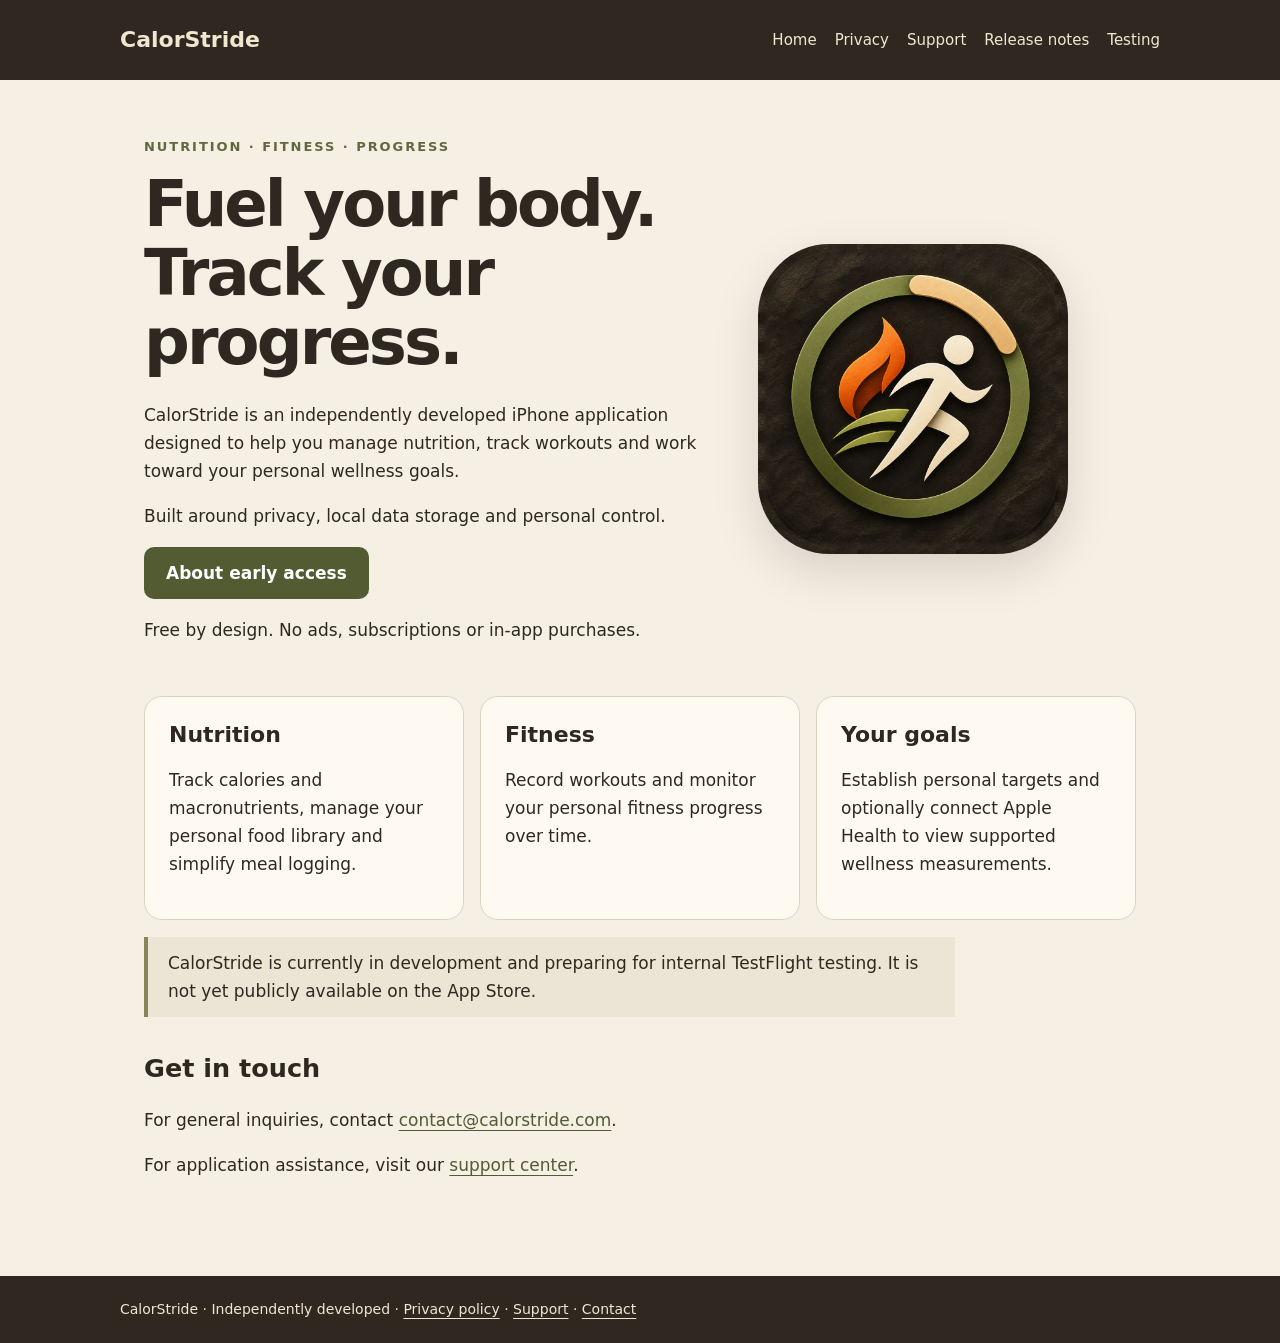
<file: index.html>
<!DOCTYPE html>
<html lang="en">
<head>
    <meta charset="utf-8">
    <meta name="viewport" content="width=device-width, initial-scale=1">
    <meta name="description" content="CalorStride is an independently developed, free nutrition and fitness tracking application for iPhone.">
    <title>Home | CalorStride</title>
    <link rel="icon" href="icon.png">
    <link rel="stylesheet" href="style.css">
</head>
<body>
    <header>
        <a class="brand" href="index.html">CalorStride</a>
        <nav aria-label="Main navigation">
            <a href="index.html">Home</a>
            <a href="privacy.html">Privacy</a>
            <a href="support.html">Support</a>
            <a href="releases.html">Release notes</a>
            <a href="testing.html">Testing</a>
        </nav>
    </header>

    <main>
        <section class="hero">
            <div>
                <div class="eyebrow">Nutrition · Fitness · Progress</div>
                <h1>Fuel your body.<br>Track your progress.</h1>

                <p>CalorStride is an independently developed iPhone application designed to help you manage nutrition, track workouts and work toward your personal wellness goals.</p>

                <p>Built around privacy, local data storage and personal control.</p>

                <p><a class="button" href="testing.html">About early access</a></p>

                <p>Free by design. No ads, subscriptions or in-app purchases.</p>
            </div>

            <img src="icon.png" alt="CalorStride icon: runner, flame and progress ring">
        </section>

        <section class="cards">
            <article class="tile">
                <h2>Nutrition</h2>
                <p>Track calories and macronutrients, manage your personal food library and simplify meal logging.</p>
            </article>

            <article class="tile">
                <h2>Fitness</h2>
                <p>Record workouts and monitor your personal fitness progress over time.</p>
            </article>

            <article class="tile">
                <h2>Your goals</h2>
                <p>Establish personal targets and optionally connect Apple Health to view supported wellness measurements.</p>
            </article>
        </section>

        <p class="note">CalorStride is currently in development and preparing for internal TestFlight testing. It is not yet publicly available on the App Store.</p>

        <h2>Get in touch</h2>
        <p>For general inquiries, contact <a href="mailto:contact@calorstride.com">contact@calorstride.com</a>.</p>
        <p>For application assistance, visit our <a href="support.html">support center</a>.</p>
    </main>

    <footer>
        CalorStride · Independently developed ·
        <a href="privacy.html">Privacy policy</a> ·
        <a href="support.html">Support</a> ·
        <a href="mailto:contact@calorstride.com">Contact</a>
    </footer>
</body>
</html>
</file>
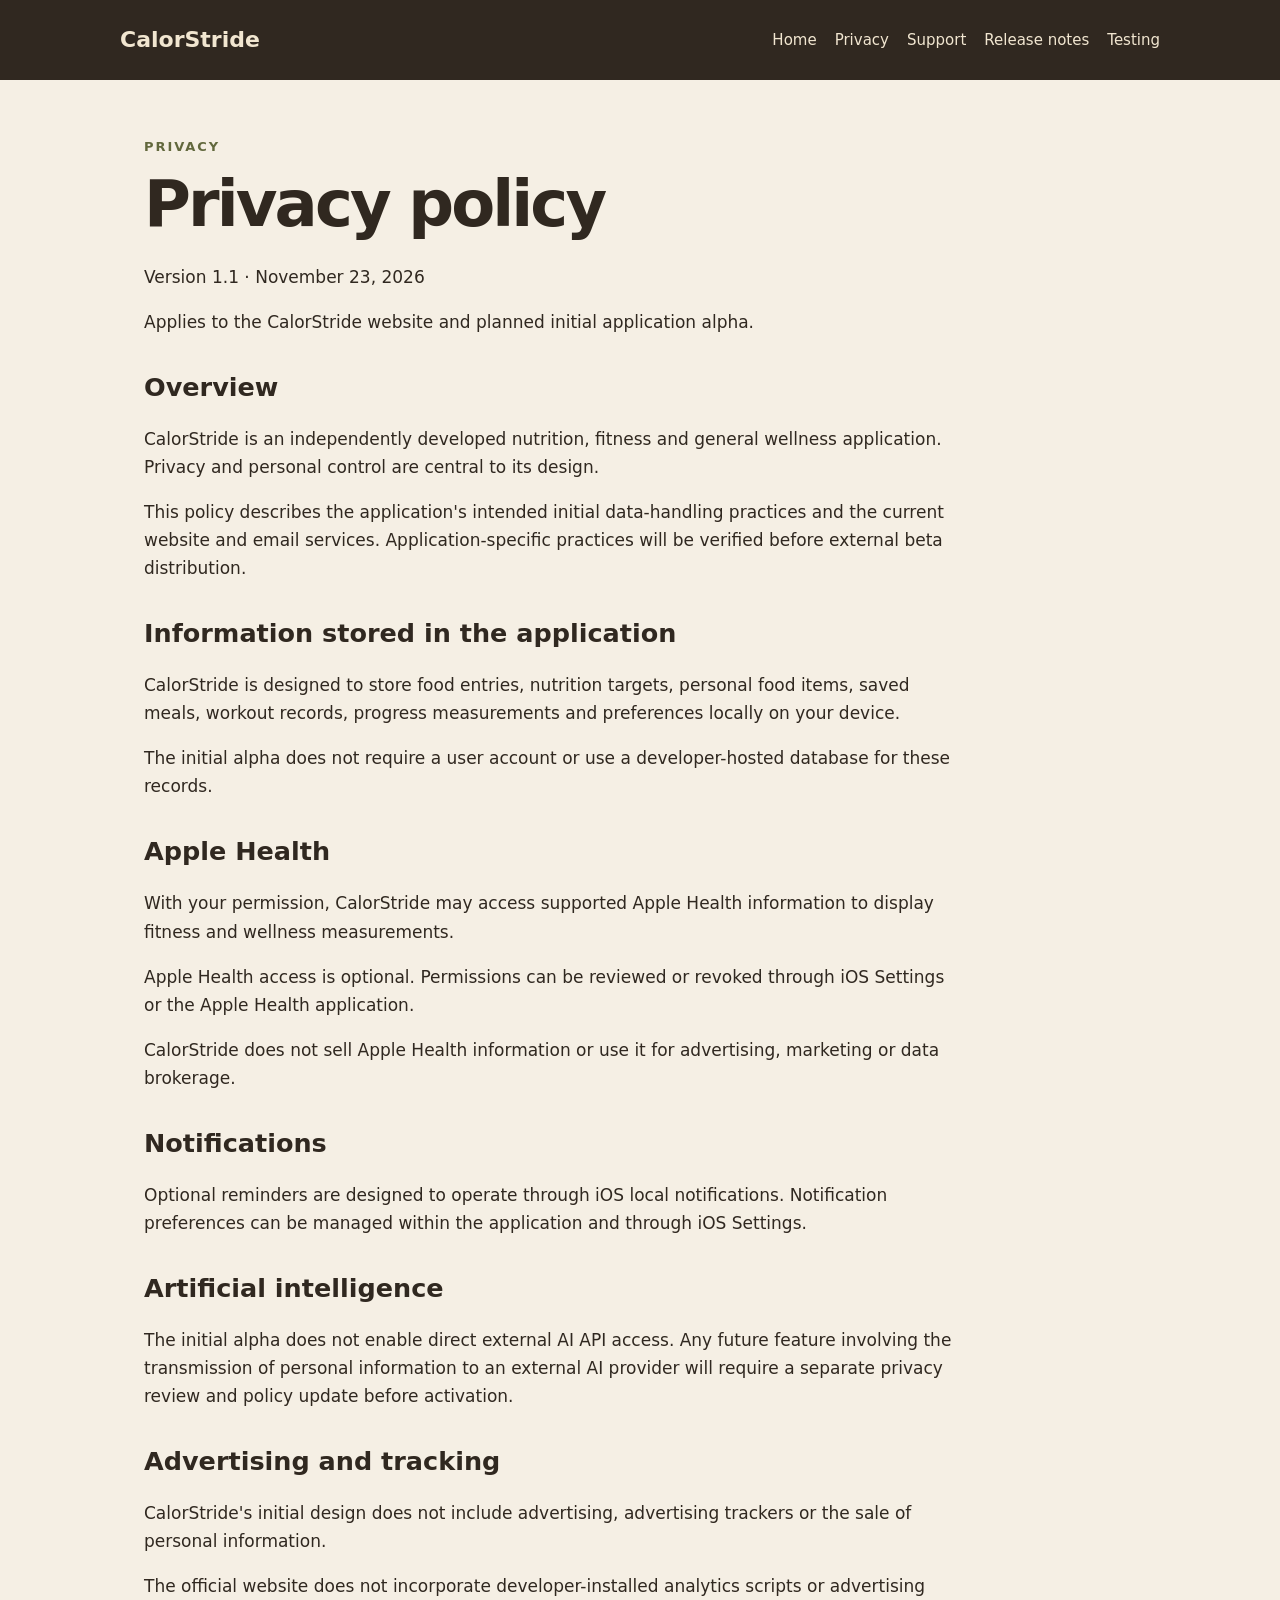
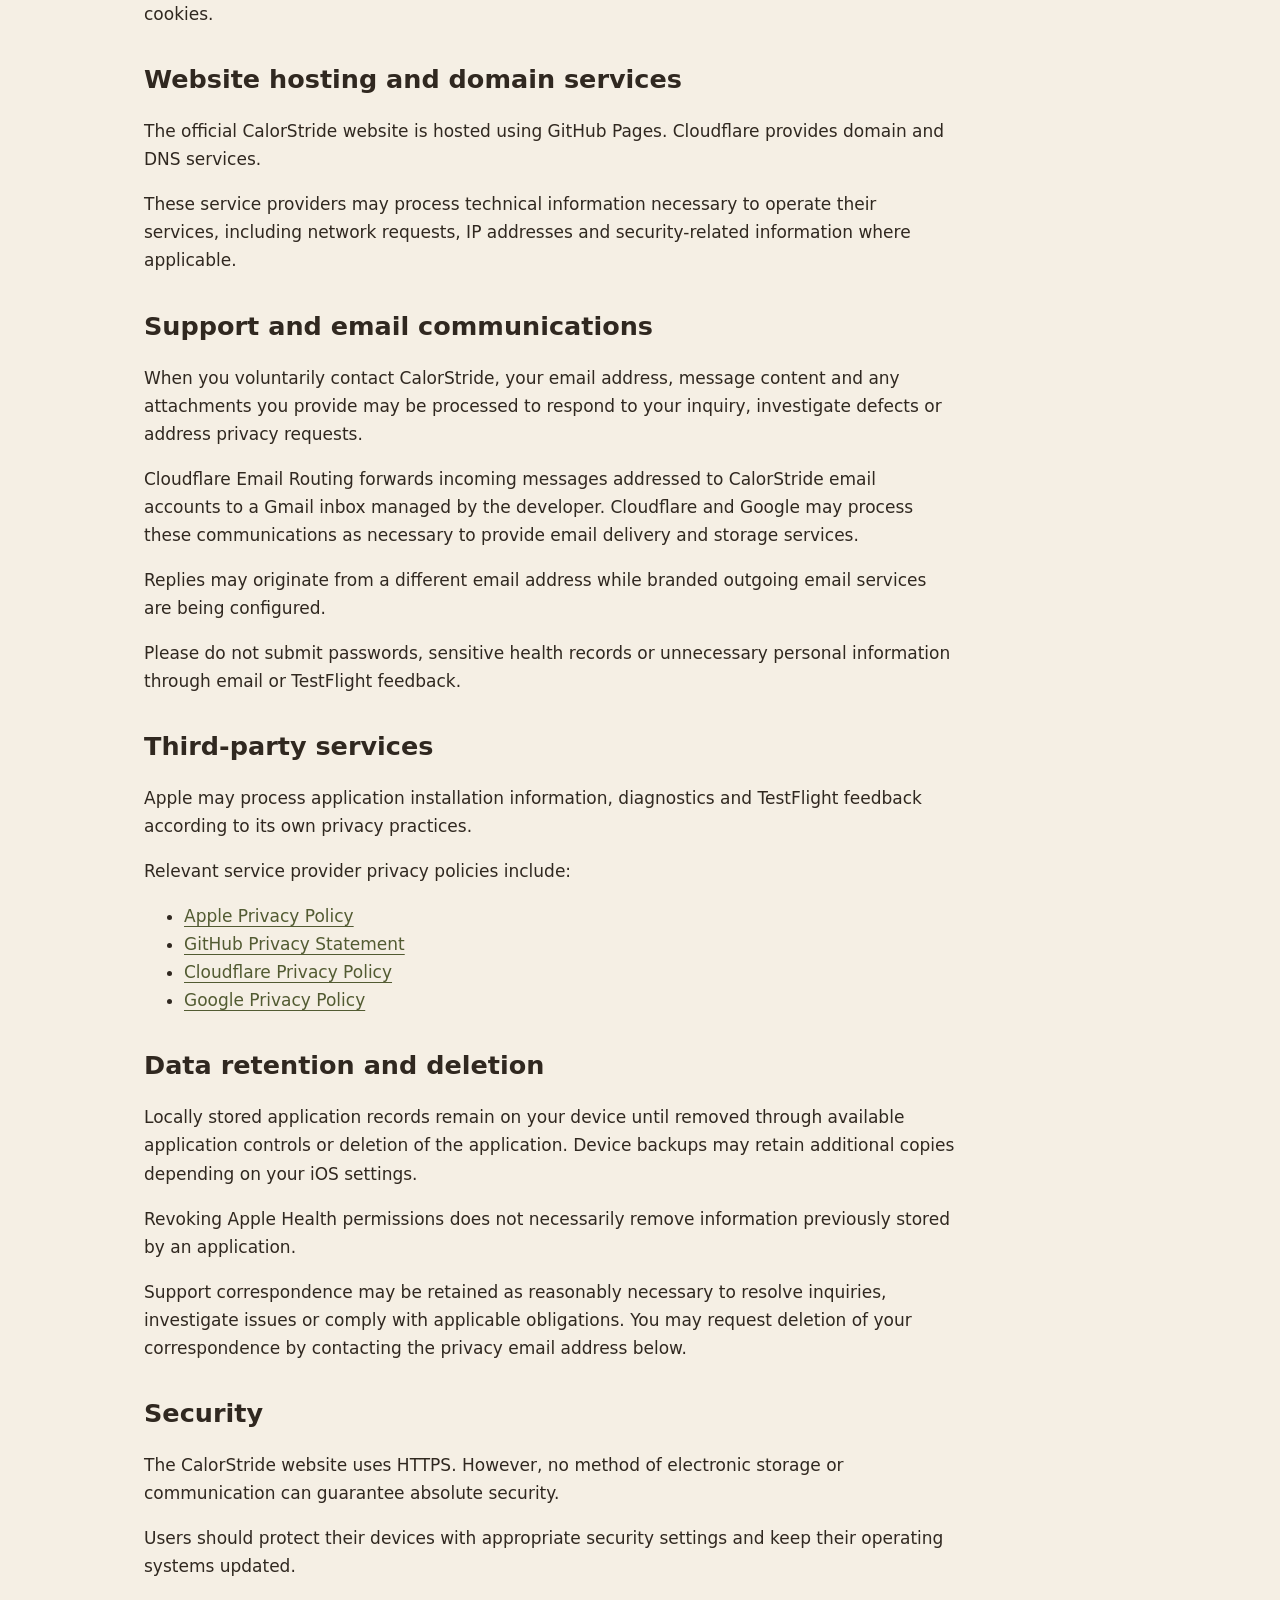
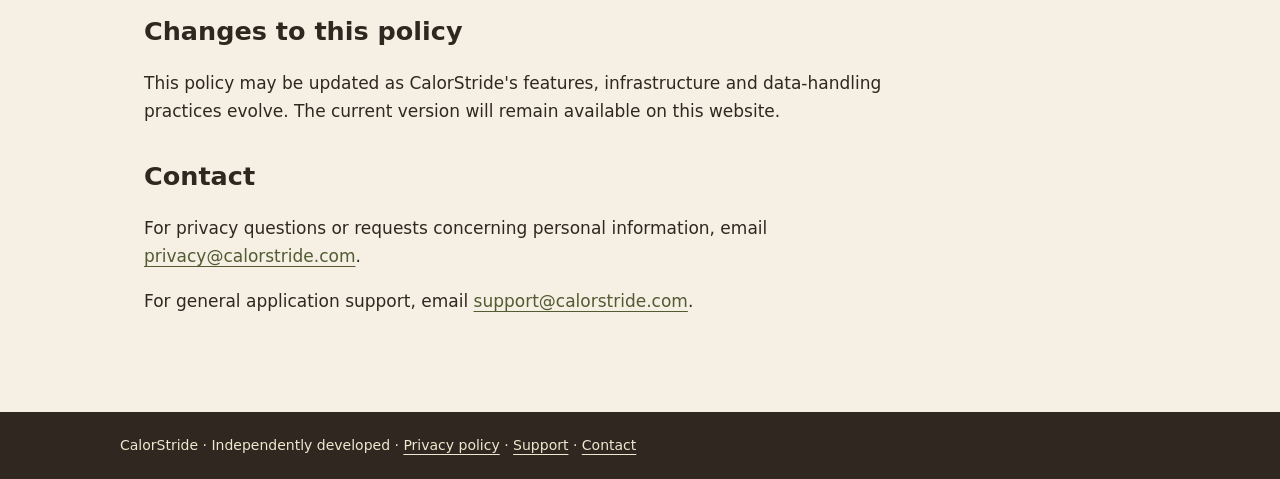
<file: privacy.html>
<!DOCTYPE html>
<html lang="en">
<head>
    <meta charset="utf-8">
    <meta name="viewport" content="width=device-width, initial-scale=1">
    <title>Privacy policy | CalorStride</title>
    <link rel="icon" href="icon.png">
    <link rel="stylesheet" href="style.css">
</head>
<body>
    <header>
        <a class="brand" href="index.html">CalorStride</a>
        <nav aria-label="Main navigation">
            <a href="index.html">Home</a>
            <a href="privacy.html">Privacy</a>
            <a href="support.html">Support</a>
            <a href="releases.html">Release notes</a>
            <a href="testing.html">Testing</a>
        </nav>
    </header>

    <main>
        <div class="eyebrow">Privacy</div>
        <h1>Privacy policy</h1>

        <p>Version 1.1 · November 23, 2026</p>
        <p>Applies to the CalorStride website and planned initial application alpha.</p>

        <h2>Overview</h2>
        <p>CalorStride is an independently developed nutrition, fitness and general wellness application. Privacy and personal control are central to its design.</p>

        <p>This policy describes the application's intended initial data-handling practices and the current website and email services. Application-specific practices will be verified before external beta distribution.</p>

        <h2>Information stored in the application</h2>
        <p>CalorStride is designed to store food entries, nutrition targets, personal food items, saved meals, workout records, progress measurements and preferences locally on your device.</p>

        <p>The initial alpha does not require a user account or use a developer-hosted database for these records.</p>

        <h2>Apple Health</h2>
        <p>With your permission, CalorStride may access supported Apple Health information to display fitness and wellness measurements.</p>

        <p>Apple Health access is optional. Permissions can be reviewed or revoked through iOS Settings or the Apple Health application.</p>

        <p>CalorStride does not sell Apple Health information or use it for advertising, marketing or data brokerage.</p>

        <h2>Notifications</h2>
        <p>Optional reminders are designed to operate through iOS local notifications. Notification preferences can be managed within the application and through iOS Settings.</p>

        <h2>Artificial intelligence</h2>
        <p>The initial alpha does not enable direct external AI API access. Any future feature involving the transmission of personal information to an external AI provider will require a separate privacy review and policy update before activation.</p>

        <h2>Advertising and tracking</h2>
        <p>CalorStride's initial design does not include advertising, advertising trackers or the sale of personal information.</p>

        <p>The official website does not incorporate developer-installed analytics scripts or advertising cookies.</p>

        <h2>Website hosting and domain services</h2>
        <p>The official CalorStride website is hosted using GitHub Pages. Cloudflare provides domain and DNS services.</p>

        <p>These service providers may process technical information necessary to operate their services, including network requests, IP addresses and security-related information where applicable.</p>

        <h2>Support and email communications</h2>
        <p>When you voluntarily contact CalorStride, your email address, message content and any attachments you provide may be processed to respond to your inquiry, investigate defects or address privacy requests.</p>

        <p>Cloudflare Email Routing forwards incoming messages addressed to CalorStride email accounts to a Gmail inbox managed by the developer. Cloudflare and Google may process these communications as necessary to provide email delivery and storage services.</p>

        <p>Replies may originate from a different email address while branded outgoing email services are being configured.</p>

        <p>Please do not submit passwords, sensitive health records or unnecessary personal information through email or TestFlight feedback.</p>

        <h2>Third-party services</h2>
        <p>Apple may process application installation information, diagnostics and TestFlight feedback according to its own privacy practices.</p>

        <p>Relevant service provider privacy policies include:</p>
        <ul>
            <li><a href="https://www.apple.com/legal/privacy/">Apple Privacy Policy</a></li>
            <li><a href="https://docs.github.com/en/site-policy/privacy-policies/github-general-privacy-statement">GitHub Privacy Statement</a></li>
            <li><a href="https://www.cloudflare.com/privacypolicy/">Cloudflare Privacy Policy</a></li>
            <li><a href="https://policies.google.com/privacy">Google Privacy Policy</a></li>
        </ul>

        <h2>Data retention and deletion</h2>
        <p>Locally stored application records remain on your device until removed through available application controls or deletion of the application. Device backups may retain additional copies depending on your iOS settings.</p>

        <p>Revoking Apple Health permissions does not necessarily remove information previously stored by an application.</p>

        <p>Support correspondence may be retained as reasonably necessary to resolve inquiries, investigate issues or comply with applicable obligations. You may request deletion of your correspondence by contacting the privacy email address below.</p>

        <h2>Security</h2>
        <p>The CalorStride website uses HTTPS. However, no method of electronic storage or communication can guarantee absolute security.</p>

        <p>Users should protect their devices with appropriate security settings and keep their operating systems updated.</p>

        <h2>Changes to this policy</h2>
        <p>This policy may be updated as CalorStride's features, infrastructure and data-handling practices evolve. The current version will remain available on this website.</p>

        <h2>Contact</h2>
        <p>For privacy questions or requests concerning personal information, email <a href="mailto:privacy@calorstride.com">privacy@calorstride.com</a>.</p>

        <p>For general application support, email <a href="mailto:support@calorstride.com">support@calorstride.com</a>.</p>
    </main>

    <footer>
        CalorStride · Independently developed ·
        <a href="privacy.html">Privacy policy</a> ·
        <a href="support.html">Support</a> ·
        <a href="mailto:contact@calorstride.com">Contact</a>
    </footer>
</body>
</html>
</file>
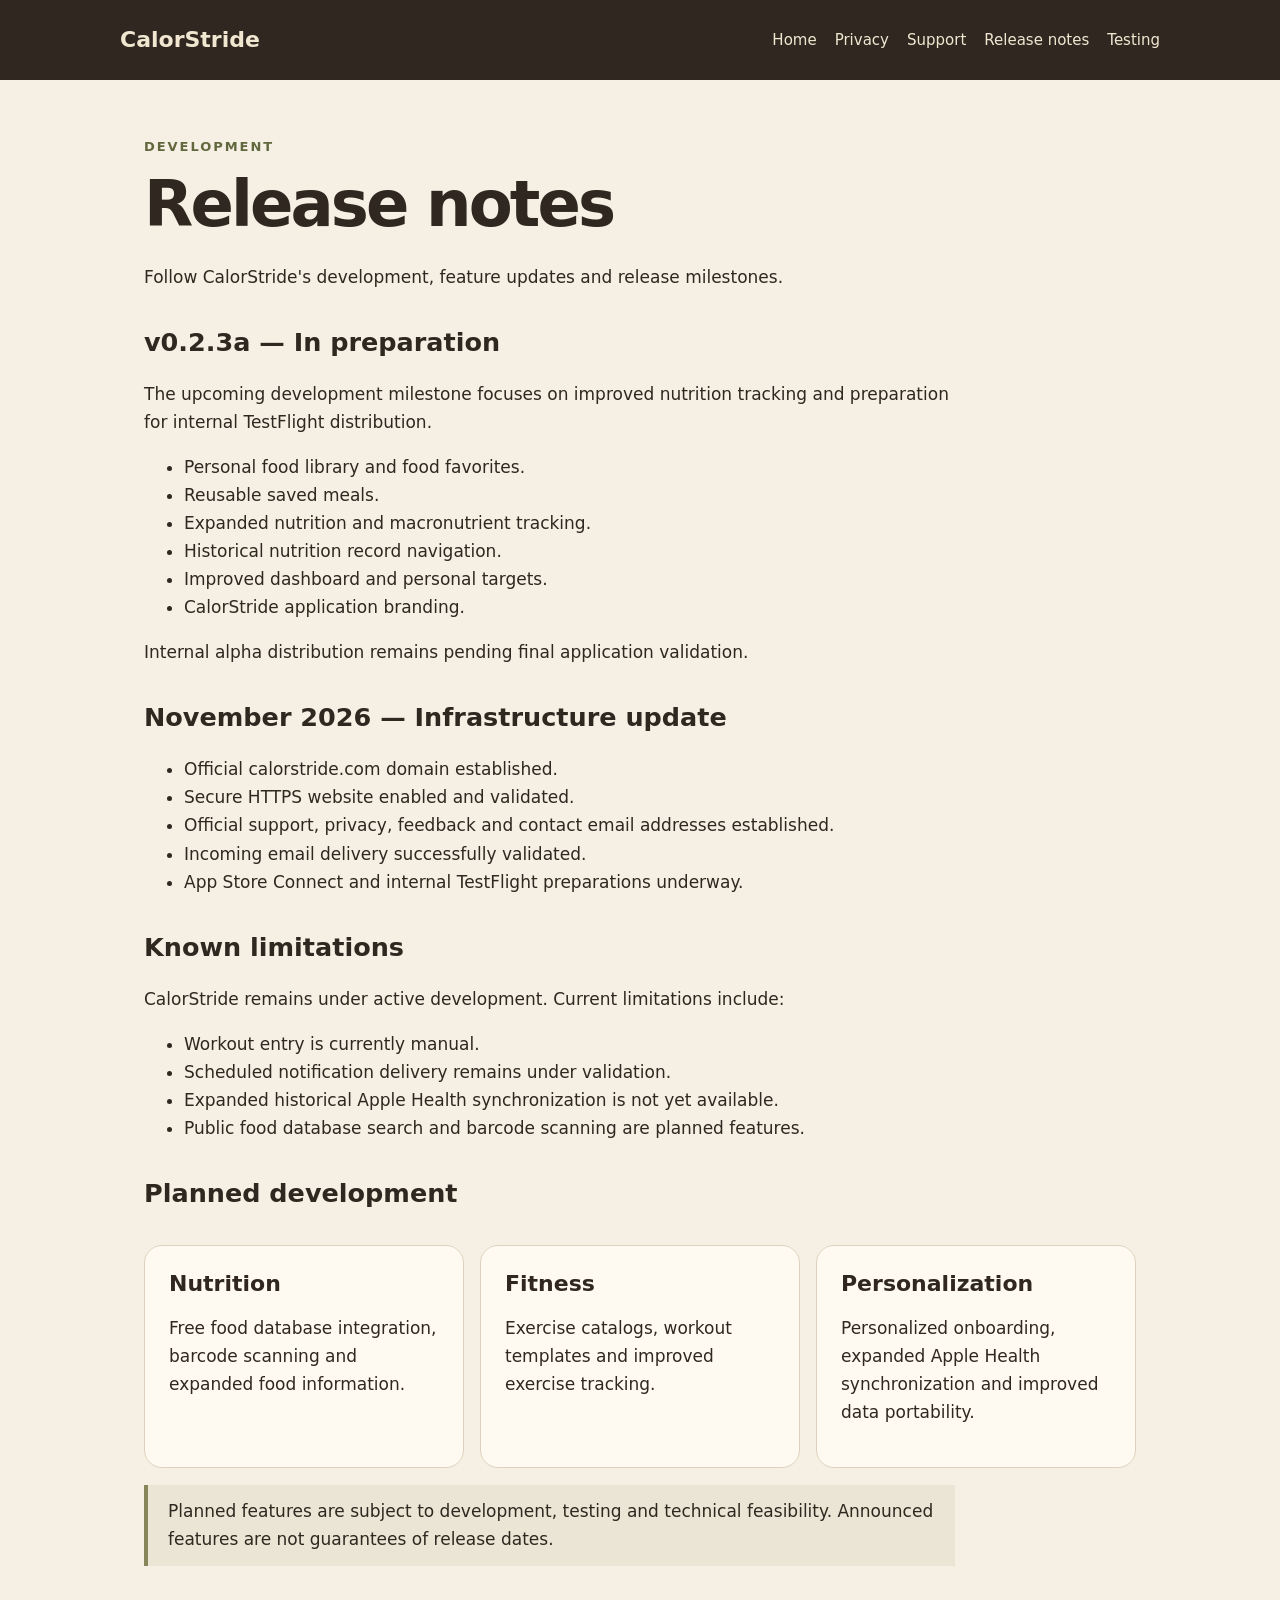
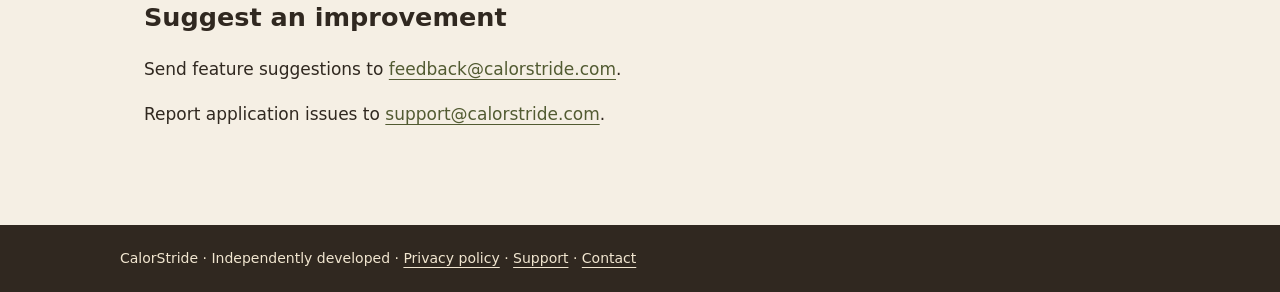
<file: releases.html>
<!DOCTYPE html>
<html lang="en">
<head>
    <meta charset="utf-8">
    <meta name="viewport" content="width=device-width, initial-scale=1">
    <title>Release notes | CalorStride</title>
    <link rel="icon" href="icon.png">
    <link rel="stylesheet" href="style.css">
</head>
<body>
    <header>
        <a class="brand" href="index.html">CalorStride</a>
        <nav aria-label="Main navigation">
            <a href="index.html">Home</a>
            <a href="privacy.html">Privacy</a>
            <a href="support.html">Support</a>
            <a href="releases.html">Release notes</a>
            <a href="testing.html">Testing</a>
        </nav>
    </header>

    <main>
        <div class="eyebrow">Development</div>
        <h1>Release notes</h1>
        <p>Follow CalorStride's development, feature updates and release milestones.</p>

        <h2>v0.2.3a — In preparation</h2>
        <p>The upcoming development milestone focuses on improved nutrition tracking and preparation for internal TestFlight distribution.</p>

        <ul>
            <li>Personal food library and food favorites.</li>
            <li>Reusable saved meals.</li>
            <li>Expanded nutrition and macronutrient tracking.</li>
            <li>Historical nutrition record navigation.</li>
            <li>Improved dashboard and personal targets.</li>
            <li>CalorStride application branding.</li>
        </ul>

        <p>Internal alpha distribution remains pending final application validation.</p>

        <h2>November 2026 — Infrastructure update</h2>

        <ul>
            <li>Official calorstride.com domain established.</li>
            <li>Secure HTTPS website enabled and validated.</li>
            <li>Official support, privacy, feedback and contact email addresses established.</li>
            <li>Incoming email delivery successfully validated.</li>
            <li>App Store Connect and internal TestFlight preparations underway.</li>
        </ul>

        <h2>Known limitations</h2>
        <p>CalorStride remains under active development. Current limitations include:</p>

        <ul>
            <li>Workout entry is currently manual.</li>
            <li>Scheduled notification delivery remains under validation.</li>
            <li>Expanded historical Apple Health synchronization is not yet available.</li>
            <li>Public food database search and barcode scanning are planned features.</li>
        </ul>

        <h2>Planned development</h2>

        <section class="cards">
            <article class="tile">
                <h2>Nutrition</h2>
                <p>Free food database integration, barcode scanning and expanded food information.</p>
            </article>

            <article class="tile">
                <h2>Fitness</h2>
                <p>Exercise catalogs, workout templates and improved exercise tracking.</p>
            </article>

            <article class="tile">
                <h2>Personalization</h2>
                <p>Personalized onboarding, expanded Apple Health synchronization and improved data portability.</p>
            </article>
        </section>

        <p class="note">Planned features are subject to development, testing and technical feasibility. Announced features are not guarantees of release dates.</p>

        <h2>Suggest an improvement</h2>
        <p>Send feature suggestions to <a href="mailto:feedback@calorstride.com">feedback@calorstride.com</a>.</p>
        <p>Report application issues to <a href="mailto:support@calorstride.com">support@calorstride.com</a>.</p>
    </main>

    <footer>
        CalorStride · Independently developed ·
        <a href="privacy.html">Privacy policy</a> ·
        <a href="support.html">Support</a> ·
        <a href="mailto:contact@calorstride.com">Contact</a>
    </footer>
</body>
</html>
</file>
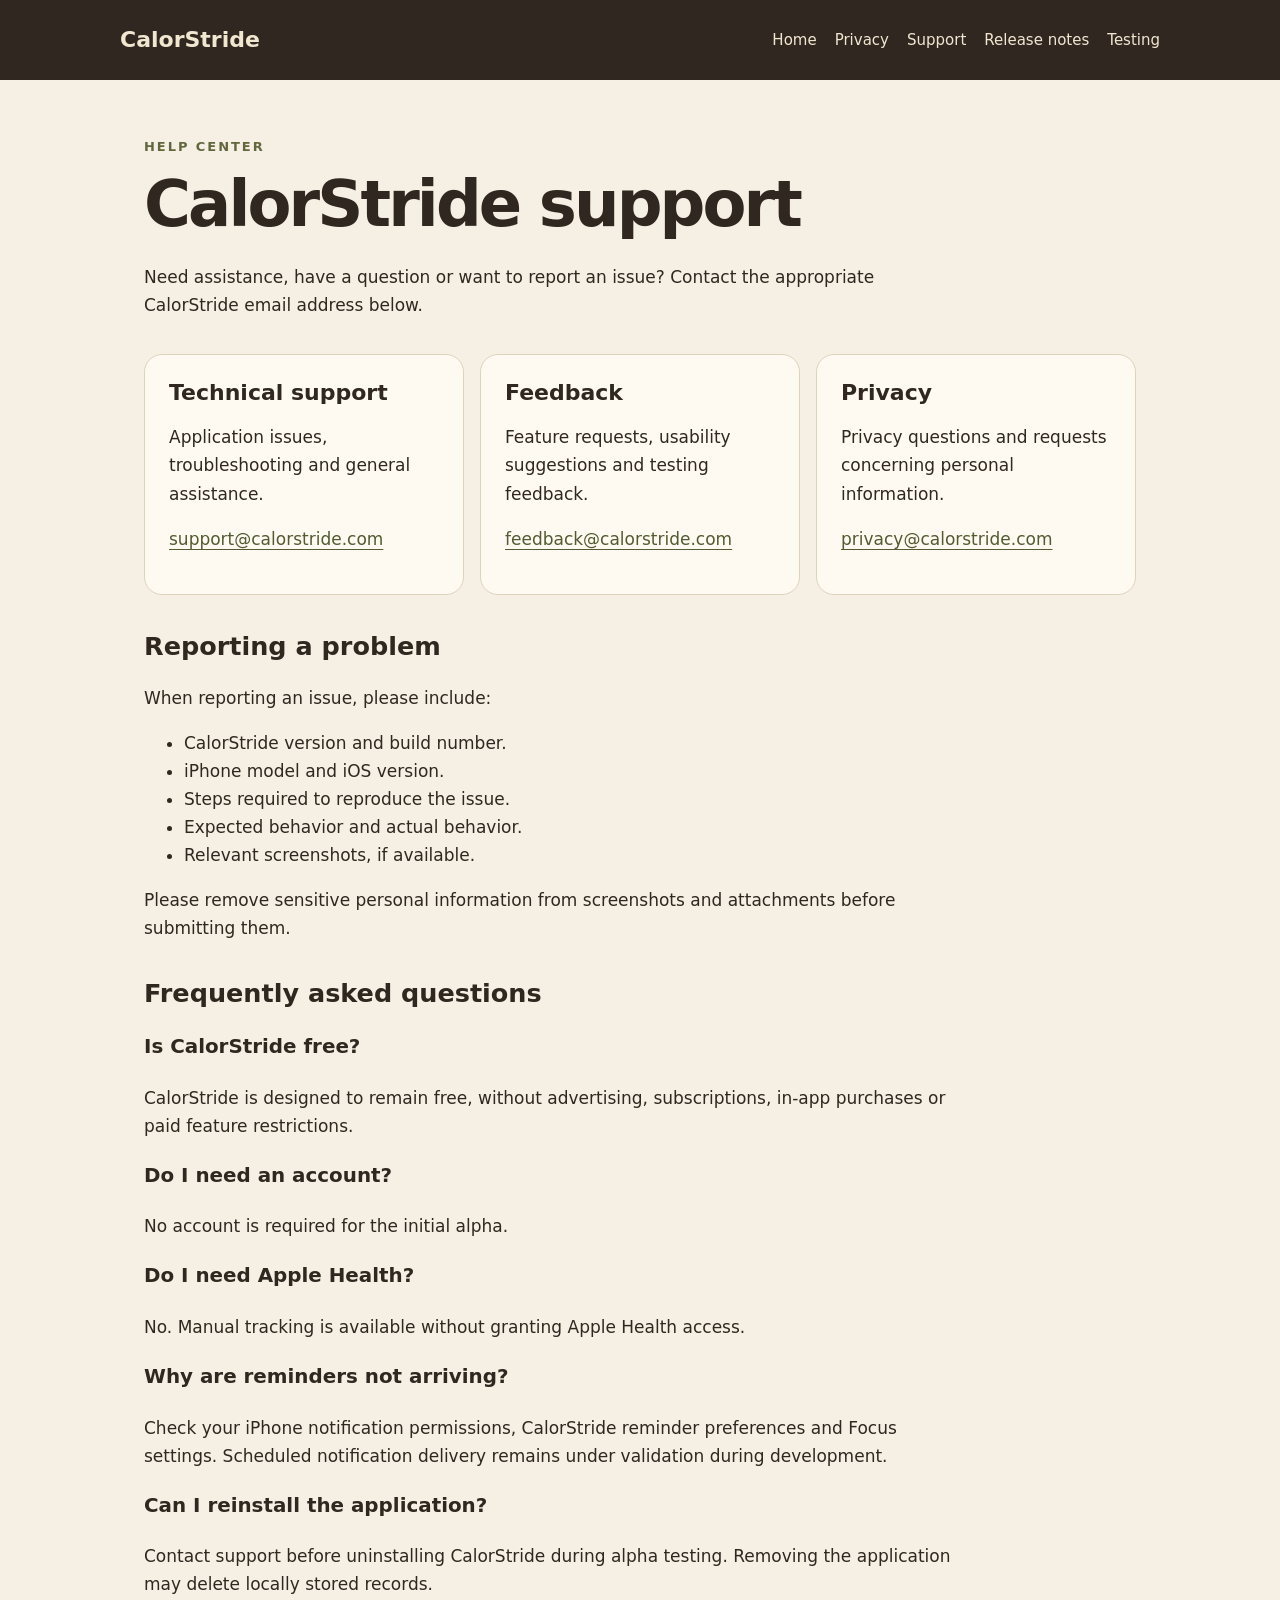
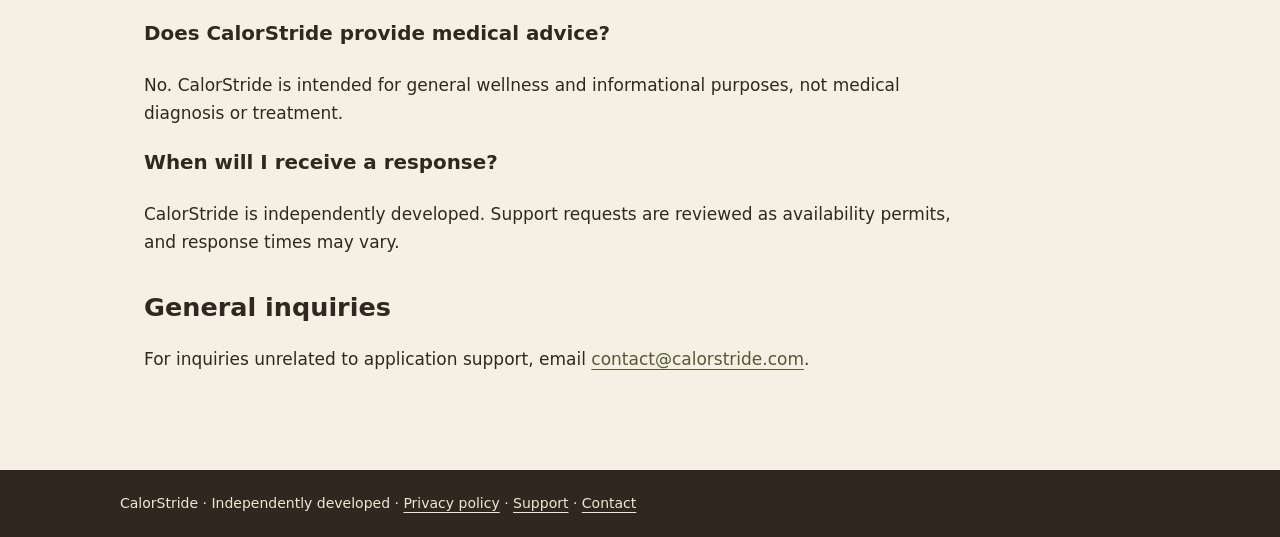
<file: support.html>
<!DOCTYPE html>
<html lang="en">
<head>
    <meta charset="utf-8">
    <meta name="viewport" content="width=device-width, initial-scale=1">
    <title>Support | CalorStride</title>
    <link rel="icon" href="icon.png">
    <link rel="stylesheet" href="style.css">
</head>
<body>
    <header>
        <a class="brand" href="index.html">CalorStride</a>
        <nav aria-label="Main navigation">
            <a href="index.html">Home</a>
            <a href="privacy.html">Privacy</a>
            <a href="support.html">Support</a>
            <a href="releases.html">Release notes</a>
            <a href="testing.html">Testing</a>
        </nav>
    </header>

    <main>
        <div class="eyebrow">Help center</div>
        <h1>CalorStride support</h1>

        <p>Need assistance, have a question or want to report an issue? Contact the appropriate CalorStride email address below.</p>

        <section class="cards">
            <article class="tile">
                <h2>Technical support</h2>
                <p>Application issues, troubleshooting and general assistance.</p>
                <p><a href="mailto:support@calorstride.com">support@calorstride.com</a></p>
            </article>

            <article class="tile">
                <h2>Feedback</h2>
                <p>Feature requests, usability suggestions and testing feedback.</p>
                <p><a href="mailto:feedback@calorstride.com">feedback@calorstride.com</a></p>
            </article>

            <article class="tile">
                <h2>Privacy</h2>
                <p>Privacy questions and requests concerning personal information.</p>
                <p><a href="mailto:privacy@calorstride.com">privacy@calorstride.com</a></p>
            </article>
        </section>

        <h2>Reporting a problem</h2>
        <p>When reporting an issue, please include:</p>
        <ul>
            <li>CalorStride version and build number.</li>
            <li>iPhone model and iOS version.</li>
            <li>Steps required to reproduce the issue.</li>
            <li>Expected behavior and actual behavior.</li>
            <li>Relevant screenshots, if available.</li>
        </ul>

        <p>Please remove sensitive personal information from screenshots and attachments before submitting them.</p>

        <h2>Frequently asked questions</h2>

        <h3>Is CalorStride free?</h3>
        <p>CalorStride is designed to remain free, without advertising, subscriptions, in-app purchases or paid feature restrictions.</p>

        <h3>Do I need an account?</h3>
        <p>No account is required for the initial alpha.</p>

        <h3>Do I need Apple Health?</h3>
        <p>No. Manual tracking is available without granting Apple Health access.</p>

        <h3>Why are reminders not arriving?</h3>
        <p>Check your iPhone notification permissions, CalorStride reminder preferences and Focus settings. Scheduled notification delivery remains under validation during development.</p>

        <h3>Can I reinstall the application?</h3>
        <p>Contact support before uninstalling CalorStride during alpha testing. Removing the application may delete locally stored records.</p>

        <h3>Does CalorStride provide medical advice?</h3>
        <p>No. CalorStride is intended for general wellness and informational purposes, not medical diagnosis or treatment.</p>

        <h3>When will I receive a response?</h3>
        <p>CalorStride is independently developed. Support requests are reviewed as availability permits, and response times may vary.</p>

        <h2>General inquiries</h2>
        <p>For inquiries unrelated to application support, email <a href="mailto:contact@calorstride.com">contact@calorstride.com</a>.</p>
    </main>

    <footer>
        CalorStride · Independently developed ·
        <a href="privacy.html">Privacy policy</a> ·
        <a href="support.html">Support</a> ·
        <a href="mailto:contact@calorstride.com">Contact</a>
    </footer>
</body>
</html>
</file>
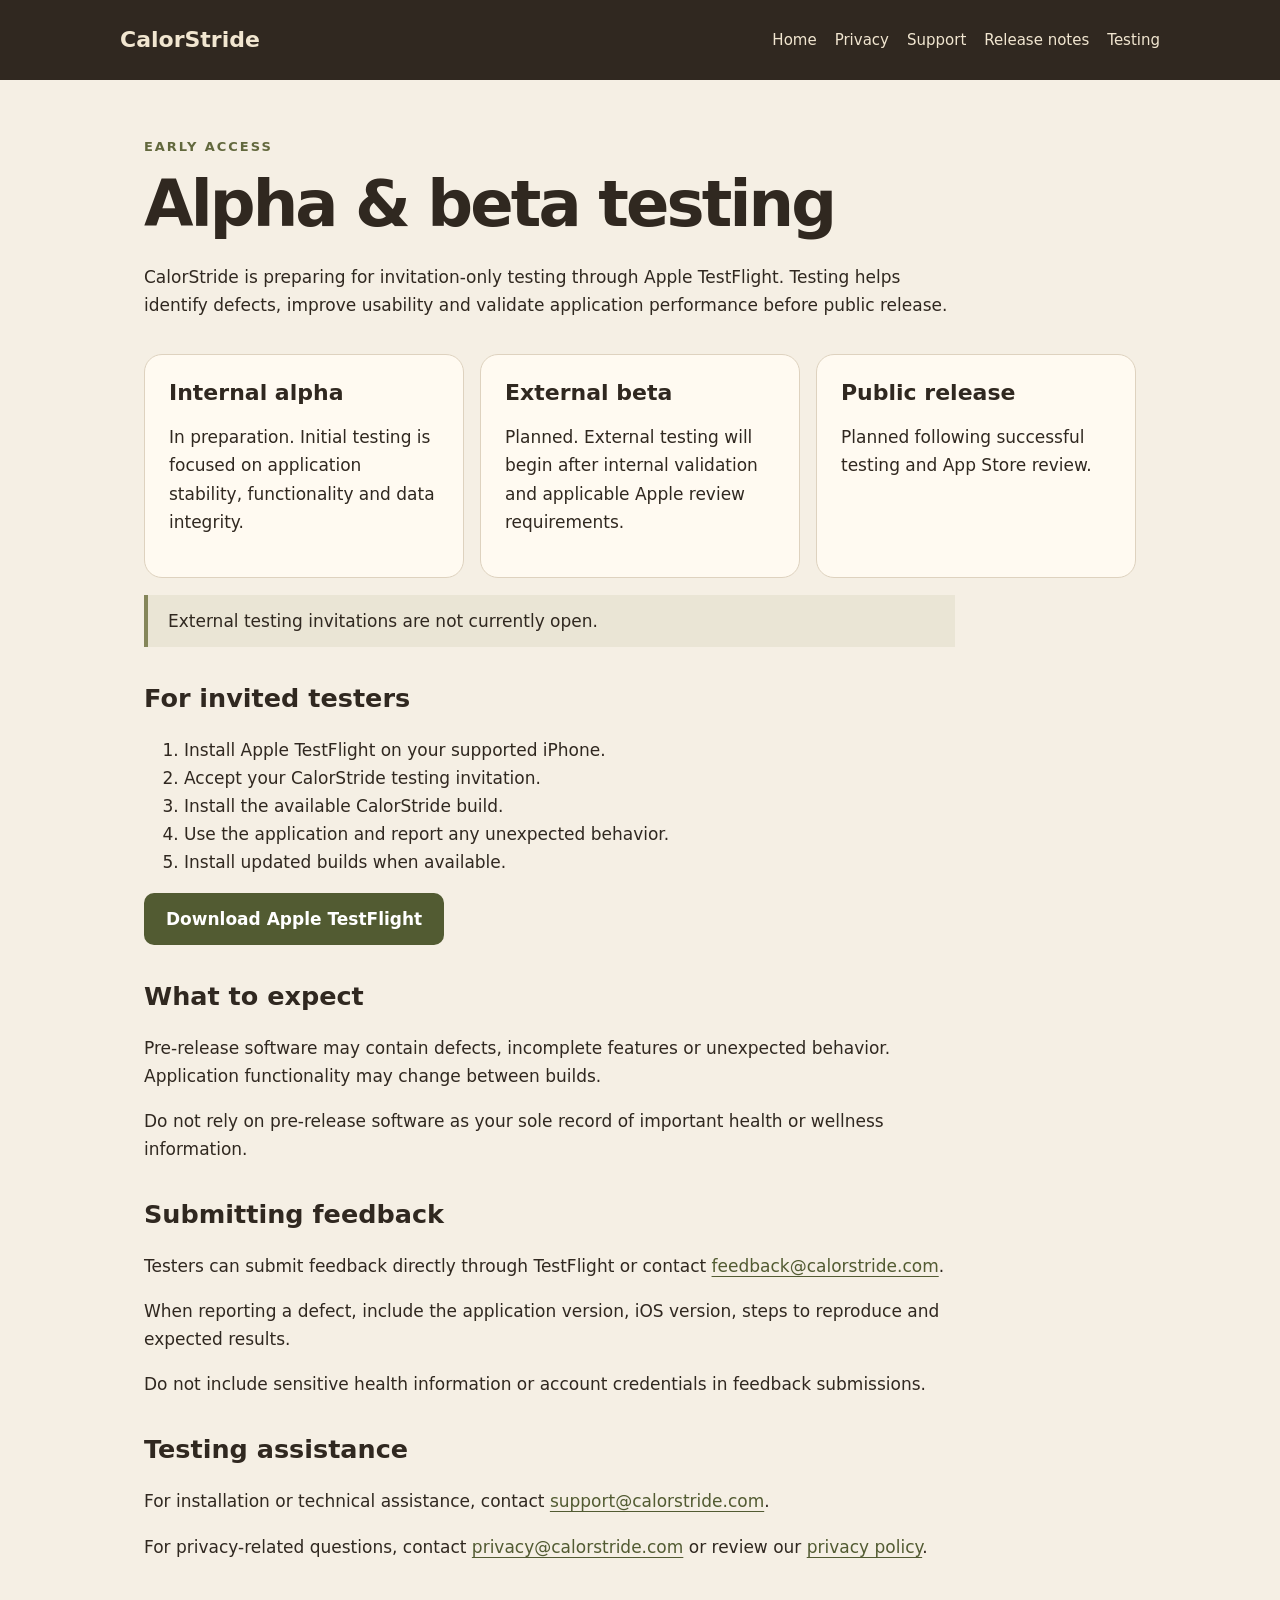
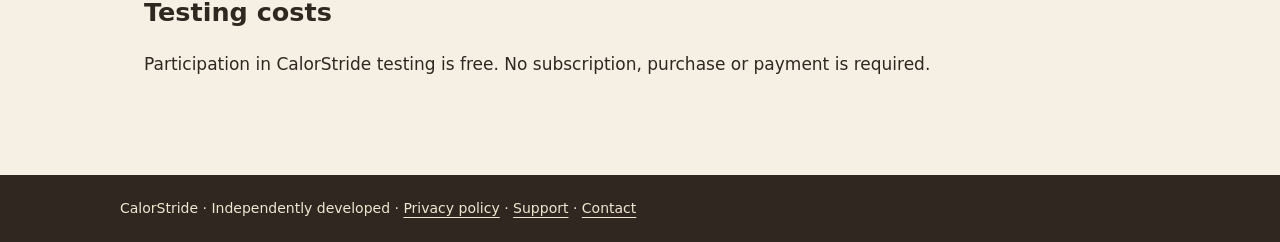
<file: testing.html>
<!DOCTYPE html>
<html lang="en">
<head>
    <meta charset="utf-8">
    <meta name="viewport" content="width=device-width, initial-scale=1">
    <title>Testing | CalorStride</title>
    <link rel="icon" href="icon.png">
    <link rel="stylesheet" href="style.css">
</head>
<body>
    <header>
        <a class="brand" href="index.html">CalorStride</a>
        <nav aria-label="Main navigation">
            <a href="index.html">Home</a>
            <a href="privacy.html">Privacy</a>
            <a href="support.html">Support</a>
            <a href="releases.html">Release notes</a>
            <a href="testing.html">Testing</a>
        </nav>
    </header>

    <main>
        <div class="eyebrow">Early access</div>
        <h1>Alpha &amp; beta testing</h1>

        <p>CalorStride is preparing for invitation-only testing through Apple TestFlight. Testing helps identify defects, improve usability and validate application performance before public release.</p>

        <section class="cards">
            <article class="tile">
                <h2>Internal alpha</h2>
                <p>In preparation. Initial testing is focused on application stability, functionality and data integrity.</p>
            </article>

            <article class="tile">
                <h2>External beta</h2>
                <p>Planned. External testing will begin after internal validation and applicable Apple review requirements.</p>
            </article>

            <article class="tile">
                <h2>Public release</h2>
                <p>Planned following successful testing and App Store review.</p>
            </article>
        </section>

        <p class="note">External testing invitations are not currently open.</p>

        <h2>For invited testers</h2>

        <ol>
            <li>Install Apple TestFlight on your supported iPhone.</li>
            <li>Accept your CalorStride testing invitation.</li>
            <li>Install the available CalorStride build.</li>
            <li>Use the application and report any unexpected behavior.</li>
            <li>Install updated builds when available.</li>
        </ol>

        <p><a class="button" href="https://apps.apple.com/us/app/testflight/id899247664">Download Apple TestFlight</a></p>

        <h2>What to expect</h2>
        <p>Pre-release software may contain defects, incomplete features or unexpected behavior. Application functionality may change between builds.</p>

        <p>Do not rely on pre-release software as your sole record of important health or wellness information.</p>

        <h2>Submitting feedback</h2>
        <p>Testers can submit feedback directly through TestFlight or contact <a href="mailto:feedback@calorstride.com">feedback@calorstride.com</a>.</p>

        <p>When reporting a defect, include the application version, iOS version, steps to reproduce and expected results.</p>

        <p>Do not include sensitive health information or account credentials in feedback submissions.</p>

        <h2>Testing assistance</h2>
        <p>For installation or technical assistance, contact <a href="mailto:support@calorstride.com">support@calorstride.com</a>.</p>

        <p>For privacy-related questions, contact <a href="mailto:privacy@calorstride.com">privacy@calorstride.com</a> or review our <a href="privacy.html">privacy policy</a>.</p>

        <h2>Testing costs</h2>
        <p>Participation in CalorStride testing is free. No subscription, purchase or payment is required.</p>
    </main>

    <footer>
        CalorStride · Independently developed ·
        <a href="privacy.html">Privacy policy</a> ·
        <a href="support.html">Support</a> ·
        <a href="mailto:contact@calorstride.com">Contact</a>
    </footer>
</body>
</html>
</file>
<file: style.css>
*{box-sizing:border-box}body{margin:0;background:#f5efe4;color:#302820;font:17px/1.65 system-ui,sans-serif}header,footer{background:#302820;color:#f1e6d0;padding:22px max(5vw,calc((100vw - 1040px)/2))}header{display:flex;align-items:center;justify-content:space-between;flex-wrap:wrap;gap:18px}header a,footer a{color:#f1e6d0}a{color:#525b32;text-underline-offset:4px}nav{display:flex;gap:18px;flex-wrap:wrap}nav a{text-decoration:none;font-size:15px}.brand{font-weight:750;font-size:22px;text-decoration:none}main{max-width:1040px;margin:auto;padding:56px 24px 80px;min-height:70vh}h1{font-size:clamp(36px,6vw,64px);line-height:1.08;letter-spacing:-.045em;margin:12px 0 24px}h2{line-height:1.25;margin-top:36px}p{max-width:75ch}.eyebrow{font-size:13px;letter-spacing:.15em;text-transform:uppercase;font-weight:700;color:#62683d}.hero{display:grid;grid-template-columns:1.5fr 1fr;gap:48px;align-items:center}.hero img{width:100%;max-width:310px;border-radius:23%;box-shadow:0 18px 45px #30282025}.cards{display:grid;grid-template-columns:repeat(auto-fit,minmax(220px,1fr));gap:16px;margin-top:35px}.tile{background:#fffaf1;border:1px solid #ded2bf;border-radius:18px;padding:24px}.tile h2{margin:0;font-size:22px}.button{display:inline-block;background:#525b32;color:white;padding:12px 22px;border-radius:10px;text-decoration:none;font-weight:650}.note{border-left:4px solid #85865a;padding:12px 20px;background:#eae5d5}footer{font-size:14px}a:focus-visible{outline:3px solid #d77b32;outline-offset:4px}@media(max-width:650px){.hero{grid-template-columns:1fr}.hero img{max-width:200px}main{padding-top:35px}}
</file>
